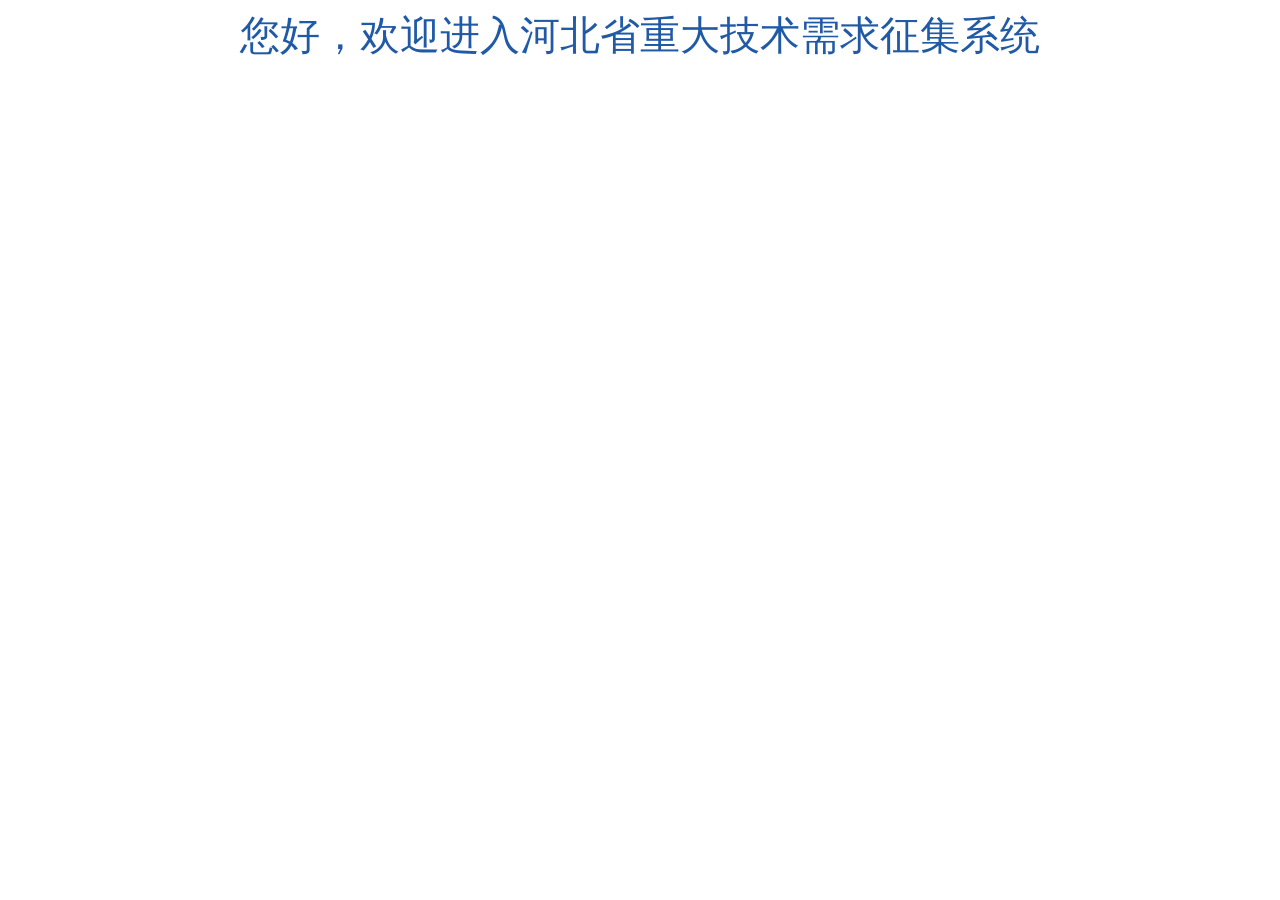
<file: XQSystem/XQSystem/WebRoot/WebUI/index.html>
<!DOCTYPE html>
<html>
<head>
<style>
	
</style>
<meta charset="UTF-8">
<title>Insert title here</title>
</head>
<body>
<div style="text-align:center;font-size:40px;color:#205AA7">
您好，欢迎进入河北省重大技术需求征集系统
</div>
</body>
</html>
</file>
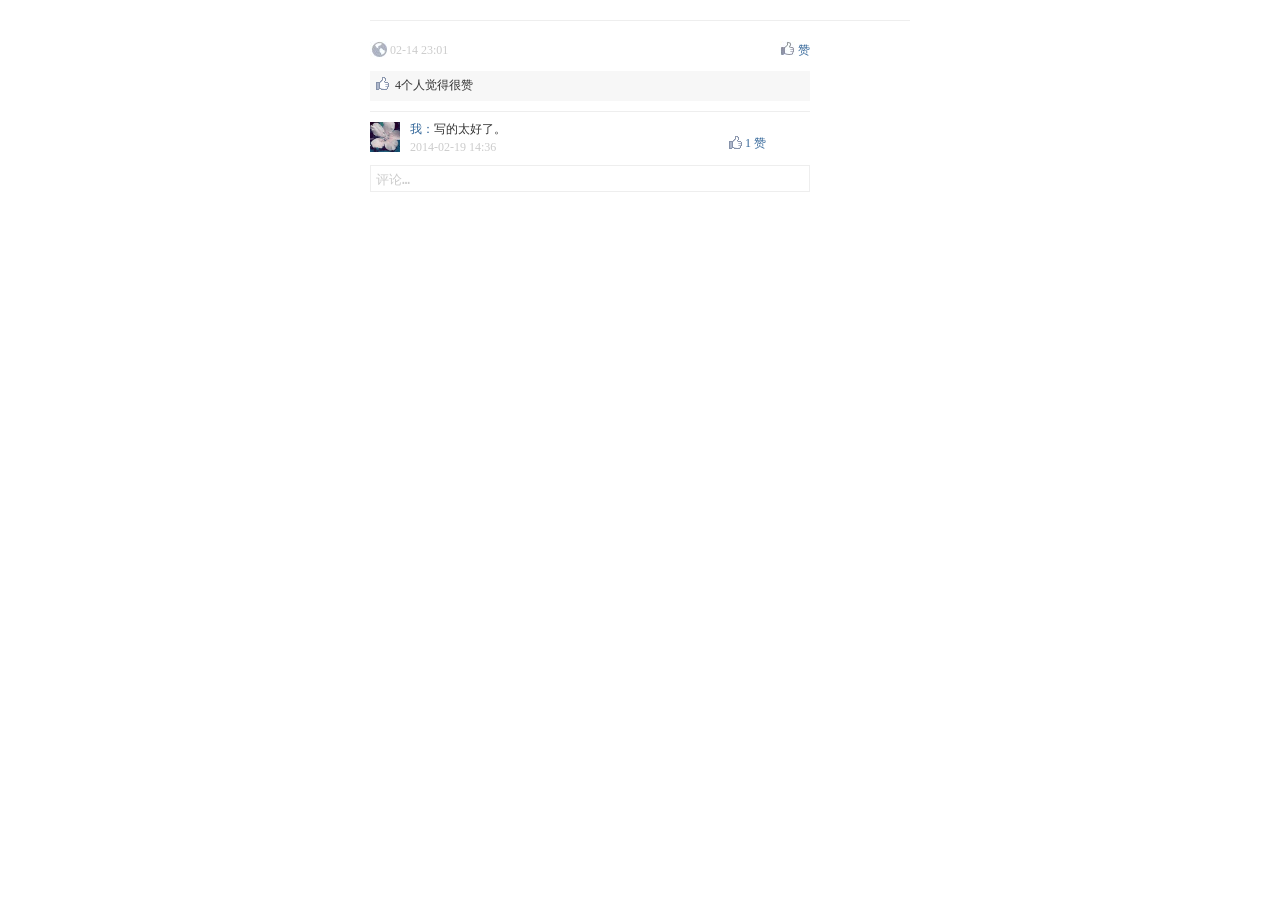
<file: ClubManageSys/WebRoot/demo.html>
<!DOCTYPE html>
<html>
<head>
    <title></title>
    <meta charset="utf-8">
    <style type="text/css">
        body { font-size: 12px; line-height: 120%; text-align: center; color:#333; padding: 20px;}
        a { color: #333; text-decoration: none;}
        a:hover { text-decoration: underline;}
        * { margin: 0; padding: 0; border: none;}
        .clearfix:after { content:"."; display:block; height:0; clear:both; visibility:hidden}
        .clearfix { *height:1%;}
        #list { margin: 0 auto; text-align: left; width: 540px;}
        .box { border-top: 1px solid #eee; position: relative;  width: 540px; padding: 20px 0}
        .box:hover .close { display: block;}
        .close { display: none; top:0px; right: 0px; width: 28px; height: 28px; border: 1px solid #eee; position: absolute; background: #f2f4f7; line-height: 27px; text-align: center;}
        .close:hover { background: #c8d2e2; text-decoration: none;}
        .head { float: left; width: 60px; height: 60px; margin-right: 10px;}
        .content { float: left; width: 440px;}
        .main { margin-bottom: 10px;}
        .txt { margin-bottom: 10px;}
        .user { color: #369; }
        .pic { margin-right: 5px; width: 200px; border: 1px solid #eee;}
        .info { height: 20px; line-height: 19px; font-size: 12px; margin: 0 0 10px 0;}
        .info .time { color: #ccc; float: left; height: 20px; padding-left: 20px; background: url("images/bg1.jpg") no-repeat left top;}
        .info .praise { color: #369; float: right; height: 20px; padding-left: 18px; background: url("images/bg2.jpg") no-repeat left top;}
        .info .praise:hover { text-decoration: underline; background: url("images/bg3.jpg") no-repeat left top;}
        .praises-total { margin: 0 0 10px 0; height: 20px; background: url("images/praise.png") no-repeat 5px 5px rgb(247, 247, 247); padding: 5px 0 5px 25px; line-height: 19px;}
        .comment-box { padding: 10px 0; border-top: 1px solid #eee;}
        .comment-box:hover { background: rgb(247, 247, 247);}
        .comment-box .myhead { float: left; width: 30px; height: 30px; margin-right: 10px;}
        .comment-box .comment-content { float: left; width: 400px; }
        .comment-box .comment-content .comment-time { color: #ccc; margin-top: 3px; line-height: 16px; position: relative;}
        .comment-box .comment-content .comment-praise { display: none; color: #369; padding-left: 17px; height: 20px; background: url("images/praise.png") no-repeat;  position: absolute; bottom: 0px; right: 44px;}
        .comment-box .comment-content .comment-operate { display: none; color: #369; height: 20px;  position: absolute; bottom: 0px; right: 10px;}
        .comment-box .comment-content:hover .comment-praise { display: inline-block;}
        .comment-box .comment-content:hover .comment-operate { display: inline-block;}
        .text-box .comment { border: 1px solid #eee; display: block; height: 15px; width: 428px; padding: 5px; resize: none; color: #ccc}
        .text-box .btn { font-size: 12px; font-weight: bold; display: none; float: right; width: 65px; height: 25px; border: 1px solid #0C528D; color: #fff; background: #4679AC;}
        .text-box .btn-off { border: 1px solid #ccc; color: #ccc; background: #F7F7F7;}
        .text-box .word{ display: none; float: right; margin: 7px 10px 0 0; color: #666;}
        .text-box-on .comment{ height: 50px; color: #333;}
        .text-box-on .btn{ display: inline;}
        .text-box-on .word{ display: inline;}
    </style>
    <script type="text/javascript" src="js/demo.js"></script>
</head>
<body>
    <div id="list">
        <div class="box clearfix">
            <a class="close" href="javascript:;">×</a>
            <div class="content">
                <div class="info clearfix">
                    <span class="time">02-14 23:01</span>
                    <a class="praise" href="javascript:;">赞</a>
                </div>
                <div class="praises-total" total="4" style="display: block;">4个人觉得很赞</div>
                <div class="comment-list">
                    <div class="comment-box clearfix" user="self">
                        <img class="myhead" src="images/my.jpg" alt=""/>
                        <div class="comment-content">
                            <p class="comment-text"><span class="user">我：</span>写的太好了。</p>
                            <p class="comment-time">
                                2014-02-19 14:36
                                <a href="javascript:;" class="comment-praise" total="1" my="0" style="display: inline-block">1 赞</a>
                                <a href="javascript:;" class="comment-operate">删除</a>
                            </p>
                        </div>
                    </div>
                </div>
                <div class="text-box">
                    <textarea class="comment" autocomplete="off">评论…</textarea>
                    <button class="btn ">回 复</button>
                    <span class="word"><span class="length">0</span>/140</span>
                </div>
            </div>
        </div>
    </div>
</body>
</html>
</file>
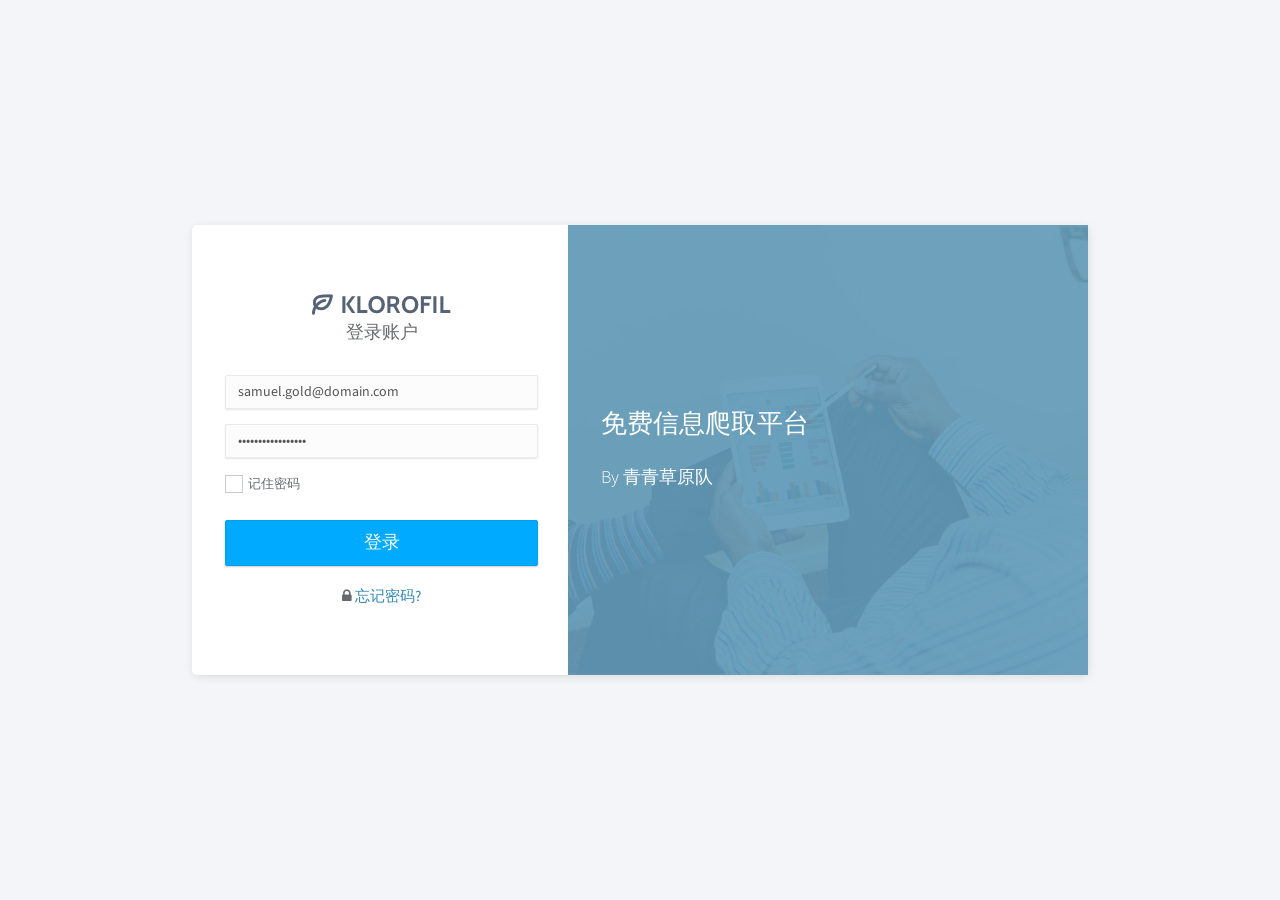
<file: DistributedReptileSys/information/Reptiler/WebRoot/login.html>
<!doctype html>
<html lang="en" class="fullscreen-bg">

<head>
	<title>Login</title>
	<meta charset="utf-8">
	<meta http-equiv="X-UA-Compatible" content="IE=edge,chrome=1">
	<meta name="viewport" content="width=device-width, initial-scale=1.0, maximum-scale=1.0, user-scalable=0">
	<!-- VENDOR CSS -->
	<link rel="stylesheet" href="assets/css/bootstrap.min.css">
	<link rel="stylesheet" href="assets/vendor/font-awesome/css/font-awesome.min.css">
	<link rel="stylesheet" href="assets/vendor/linearicons/style.css">
	<!-- MAIN CSS -->
	<link rel="stylesheet" href="assets/css/main.css">
	<!-- FOR DEMO PURPOSES ONLY. You should remove this in your project -->
	<link rel="stylesheet" href="assets/css/demo.css">
	<!-- GOOGLE FONTS -->
	<link href="https://fonts.googleapis.com/css?family=Source+Sans+Pro:300,400,600,700" rel="stylesheet">
	<!-- ICONS -->
	<link rel="apple-touch-icon" sizes="76x76" href="assets/img/apple-icon.png">
	<link rel="icon" type="image/png" sizes="96x96" href="assets/img/favicon.png">
</head>

<body>
	<!-- WRAPPER -->
	<div id="wrapper">
		<div class="vertical-align-wrap">
			<div class="vertical-align-middle">
				<div class="auth-box ">
					<div class="left">
						<div class="content">
							<div class="header">
								<div class="logo text-center"><img src="assets/img/logo-dark.png" alt="Klorofil Logo"></div>
								<p class="lead">登录账户</p>
							</div>
							<form class="form-auth-small" action="index.html">
								<div class="form-group">
									<label for="signin-email" class="control-label sr-only">用户名</label>
									<input type="text" class="form-control" id="signin-email" value="samuel.gold@domain.com" placeholder="Email">
								</div>
								<div class="form-group">
									<label for="signin-password" class="control-label sr-only">密码</label>
									<input type="password" class="form-control" id="signin-password" value="thisisthepassword" placeholder="Password">
								</div>
								<div class="form-group clearfix">
									<label class="fancy-checkbox element-left">
										<input type="checkbox">
										<span>记住密码</span>
									</label>
								</div>
								<button type="submit" class="btn btn-primary btn-lg btn-block">登录</button>
								<div class="bottom">
									<span class="helper-text"><i class="fa fa-lock"></i> <a href="#">忘记密码?</a></span>
								</div>
							</form>
						</div>
					</div>
					<div class="right">
						<div class="overlay"></div>
						<div class="content text">
							<h1 class="heading">免费信息爬取平台</h1>
							<br>
							<p>By 青青草原队</p>
						</div>
					</div>
					<div class="clearfix"></div>
				</div>
			</div>
		</div>
	</div>
	<!-- END WRAPPER -->
</body>

</html>
</file>
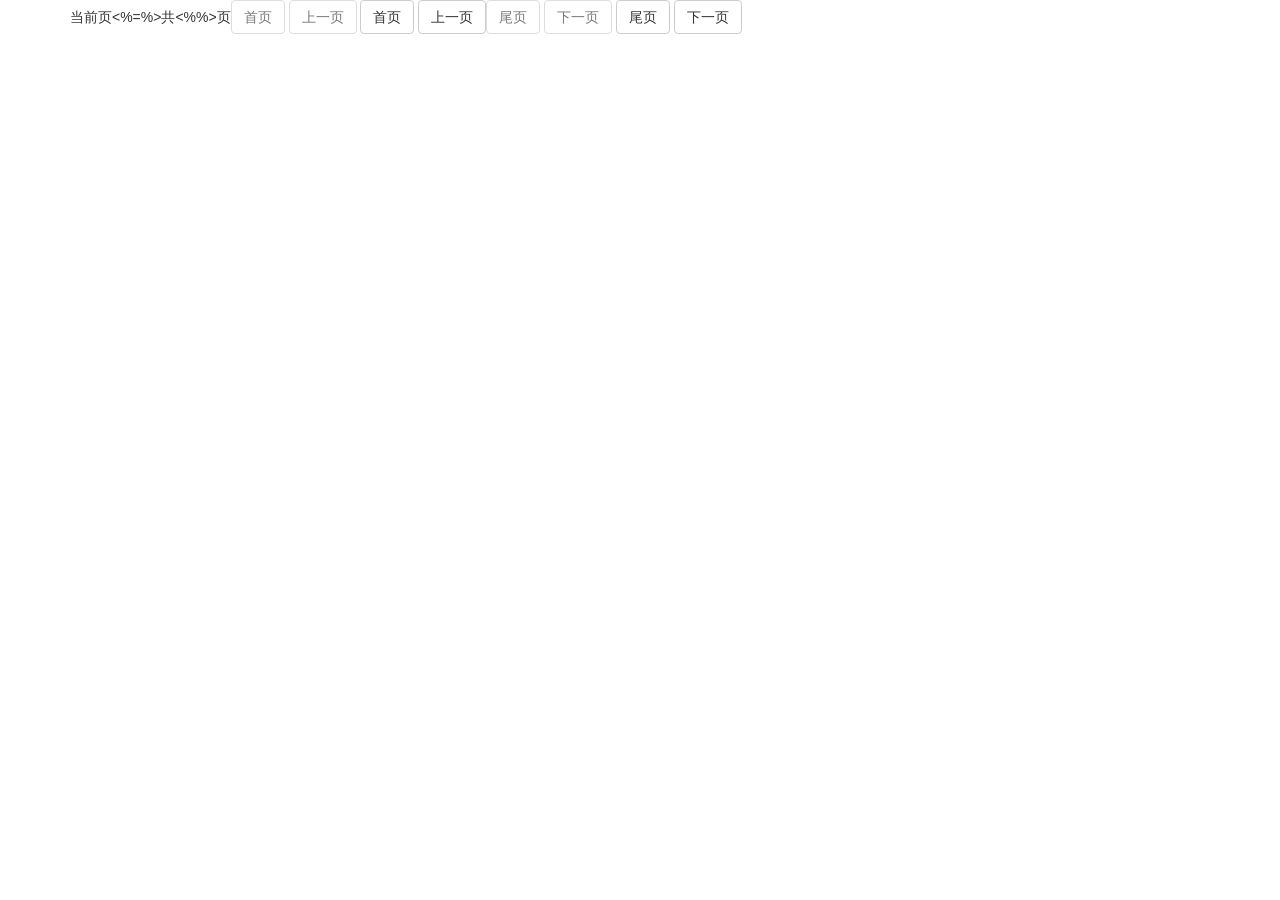
<file: DistributedReptileSys/information/Reptiler/WebRoot/test3.html>
<!DOCTYPE html>
<html>
  <head>
    <title>test3.html</title>
	
    <meta http-equiv="keywords" content="keyword1,keyword2,keyword3">
    <meta http-equiv="description" content="this is my page">
    <meta http-equiv="content-type" content="text/html; charset=UTF-8">
    
    <!--<link rel="stylesheet" type="text/css" href="./styles.css">-->
	<link rel="stylesheet" href="assets/vendor/bootstrap/css/bootstrap.min.css">
  </head>
  
  <body>
    <div class="container text-center">
		<table>
			<tr>
				<td>当前页<%=%>
				</td>
				<td>共<%%>页
				</td>
				<td>
					<!-- 当此时处于第一页时，‘上一页’与‘首页’不可点击 -->
					<div class="btn btn-default" disabled="disabled">首页</div>
					<div class="btn btn-default" disabled="disabled">上一页</div> <!-- 当此时不是第一页时 -->
					<a href="" class="btn btn-default">首页</a> <a href=""
					class="btn btn-default">上一页</a>
				</td>
				<td>
					<!-- 当此时是最后一页时，‘尾页’与‘下一页’不可点击 -->
					<div class="btn btn-default" disabled="disabled">尾页</div>
					<div class="btn btn-default" disabled="disabled">下一页</div> <!-- 当此时不是最后一页时 -->
					<a href="" class="btn btn-default">尾页</a> <a href=""
					class="btn btn-default">下一页</a>
				</td>
			</tr>
		</table>
	</div>
  </body>
</html>
</file>
<file: DistributedReptileSys/information/Reptiler/WebRoot/assets/vendor/linearicons/style.css>
@font-face {
	font-family: 'Linearicons-Free';
	src:url('fonts/Linearicons-Free.eot?w118d');
	src:url('fonts/Linearicons-Free.eot?#iefixw118d') format('embedded-opentype'),
		url('fonts/Linearicons-Free.woff2?w118d') format('woff2'),
		url('fonts/Linearicons-Free.woff?w118d') format('woff'),
		url('fonts/Linearicons-Free.ttf?w118d') format('truetype'),
		url('fonts/Linearicons-Free.svg?w118d#Linearicons-Free') format('svg');
	font-weight: normal;
	font-style: normal;
}

.lnr {
	font-family: 'Linearicons-Free';
	speak: none;
	font-style: normal;
	font-weight: normal;
	font-variant: normal;
	text-transform: none;
	line-height: 1;

	/* Better Font Rendering =========== */
	-webkit-font-smoothing: antialiased;
	-moz-osx-font-smoothing: grayscale;
}

.lnr-home:before {
	content: "\e800";
}
.lnr-apartment:before {
	content: "\e801";
}
.lnr-pencil:before {
	content: "\e802";
}
.lnr-magic-wand:before {
	content: "\e803";
}
.lnr-drop:before {
	content: "\e804";
}
.lnr-lighter:before {
	content: "\e805";
}
.lnr-poop:before {
	content: "\e806";
}
.lnr-sun:before {
	content: "\e807";
}
.lnr-moon:before {
	content: "\e808";
}
.lnr-cloud:before {
	content: "\e809";
}
.lnr-cloud-upload:before {
	content: "\e80a";
}
.lnr-cloud-download:before {
	content: "\e80b";
}
.lnr-cloud-sync:before {
	content: "\e80c";
}
.lnr-cloud-check:before {
	content: "\e80d";
}
.lnr-database:before {
	content: "\e80e";
}
.lnr-lock:before {
	content: "\e80f";
}
.lnr-cog:before {
	content: "\e810";
}
.lnr-trash:before {
	content: "\e811";
}
.lnr-dice:before {
	content: "\e812";
}
.lnr-heart:before {
	content: "\e813";
}
.lnr-star:before {
	content: "\e814";
}
.lnr-star-half:before {
	content: "\e815";
}
.lnr-star-empty:before {
	content: "\e816";
}
.lnr-flag:before {
	content: "\e817";
}
.lnr-envelope:before {
	content: "\e818";
}
.lnr-paperclip:before {
	content: "\e819";
}
.lnr-inbox:before {
	content: "\e81a";
}
.lnr-eye:before {
	content: "\e81b";
}
.lnr-printer:before {
	content: "\e81c";
}
.lnr-file-empty:before {
	content: "\e81d";
}
.lnr-file-add:before {
	content: "\e81e";
}
.lnr-enter:before {
	content: "\e81f";
}
.lnr-exit:before {
	content: "\e820";
}
.lnr-graduation-hat:before {
	content: "\e821";
}
.lnr-license:before {
	content: "\e822";
}
.lnr-music-note:before {
	content: "\e823";
}
.lnr-film-play:before {
	content: "\e824";
}
.lnr-camera-video:before {
	content: "\e825";
}
.lnr-camera:before {
	content: "\e826";
}
.lnr-picture:before {
	content: "\e827";
}
.lnr-book:before {
	content: "\e828";
}
.lnr-bookmark:before {
	content: "\e829";
}
.lnr-user:before {
	content: "\e82a";
}
.lnr-users:before {
	content: "\e82b";
}
.lnr-shirt:before {
	content: "\e82c";
}
.lnr-store:before {
	content: "\e82d";
}
.lnr-cart:before {
	content: "\e82e";
}
.lnr-tag:before {
	content: "\e82f";
}
.lnr-phone-handset:before {
	content: "\e830";
}
.lnr-phone:before {
	content: "\e831";
}
.lnr-pushpin:before {
	content: "\e832";
}
.lnr-map-marker:before {
	content: "\e833";
}
.lnr-map:before {
	content: "\e834";
}
.lnr-location:before {
	content: "\e835";
}
.lnr-calendar-full:before {
	content: "\e836";
}
.lnr-keyboard:before {
	content: "\e837";
}
.lnr-spell-check:before {
	content: "\e838";
}
.lnr-screen:before {
	content: "\e839";
}
.lnr-smartphone:before {
	content: "\e83a";
}
.lnr-tablet:before {
	content: "\e83b";
}
.lnr-laptop:before {
	content: "\e83c";
}
.lnr-laptop-phone:before {
	content: "\e83d";
}
.lnr-power-switch:before {
	content: "\e83e";
}
.lnr-bubble:before {
	content: "\e83f";
}
.lnr-heart-pulse:before {
	content: "\e840";
}
.lnr-construction:before {
	content: "\e841";
}
.lnr-pie-chart:before {
	content: "\e842";
}
.lnr-chart-bars:before {
	content: "\e843";
}
.lnr-gift:before {
	content: "\e844";
}
.lnr-diamond:before {
	content: "\e845";
}
.lnr-linearicons:before {
	content: "\e846";
}
.lnr-dinner:before {
	content: "\e847";
}
.lnr-coffee-cup:before {
	content: "\e848";
}
.lnr-leaf:before {
	content: "\e849";
}
.lnr-paw:before {
	content: "\e84a";
}
.lnr-rocket:before {
	content: "\e84b";
}
.lnr-briefcase:before {
	content: "\e84c";
}
.lnr-bus:before {
	content: "\e84d";
}
.lnr-car:before {
	content: "\e84e";
}
.lnr-train:before {
	content: "\e84f";
}
.lnr-bicycle:before {
	content: "\e850";
}
.lnr-wheelchair:before {
	content: "\e851";
}
.lnr-select:before {
	content: "\e852";
}
.lnr-earth:before {
	content: "\e853";
}
.lnr-smile:before {
	content: "\e854";
}
.lnr-sad:before {
	content: "\e855";
}
.lnr-neutral:before {
	content: "\e856";
}
.lnr-mustache:before {
	content: "\e857";
}
.lnr-alarm:before {
	content: "\e858";
}
.lnr-bullhorn:before {
	content: "\e859";
}
.lnr-volume-high:before {
	content: "\e85a";
}
.lnr-volume-medium:before {
	content: "\e85b";
}
.lnr-volume-low:before {
	content: "\e85c";
}
.lnr-volume:before {
	content: "\e85d";
}
.lnr-mic:before {
	content: "\e85e";
}
.lnr-hourglass:before {
	content: "\e85f";
}
.lnr-undo:before {
	content: "\e860";
}
.lnr-redo:before {
	content: "\e861";
}
.lnr-sync:before {
	content: "\e862";
}
.lnr-history:before {
	content: "\e863";
}
.lnr-clock:before {
	content: "\e864";
}
.lnr-download:before {
	content: "\e865";
}
.lnr-upload:before {
	content: "\e866";
}
.lnr-enter-down:before {
	content: "\e867";
}
.lnr-exit-up:before {
	content: "\e868";
}
.lnr-bug:before {
	content: "\e869";
}
.lnr-code:before {
	content: "\e86a";
}
.lnr-link:before {
	content: "\e86b";
}
.lnr-unlink:before {
	content: "\e86c";
}
.lnr-thumbs-up:before {
	content: "\e86d";
}
.lnr-thumbs-down:before {
	content: "\e86e";
}
.lnr-magnifier:before {
	content: "\e86f";
}
.lnr-cross:before {
	content: "\e870";
}
.lnr-menu:before {
	content: "\e871";
}
.lnr-list:before {
	content: "\e872";
}
.lnr-chevron-up:before {
	content: "\e873";
}
.lnr-chevron-down:before {
	content: "\e874";
}
.lnr-chevron-left:before {
	content: "\e875";
}
.lnr-chevron-right:before {
	content: "\e876";
}
.lnr-arrow-up:before {
	content: "\e877";
}
.lnr-arrow-down:before {
	content: "\e878";
}
.lnr-arrow-left:before {
	content: "\e879";
}
.lnr-arrow-right:before {
	content: "\e87a";
}
.lnr-move:before {
	content: "\e87b";
}
.lnr-warning:before {
	content: "\e87c";
}
.lnr-question-circle:before {
	content: "\e87d";
}
.lnr-menu-circle:before {
	content: "\e87e";
}
.lnr-checkmark-circle:before {
	content: "\e87f";
}
.lnr-cross-circle:before {
	content: "\e880";
}
.lnr-plus-circle:before {
	content: "\e881";
}
.lnr-circle-minus:before {
	content: "\e882";
}
.lnr-arrow-up-circle:before {
	content: "\e883";
}
.lnr-arrow-down-circle:before {
	content: "\e884";
}
.lnr-arrow-left-circle:before {
	content: "\e885";
}
.lnr-arrow-right-circle:before {
	content: "\e886";
}
.lnr-chevron-up-circle:before {
	content: "\e887";
}
.lnr-chevron-down-circle:before {
	content: "\e888";
}
.lnr-chevron-left-circle:before {
	content: "\e889";
}
.lnr-chevron-right-circle:before {
	content: "\e88a";
}
.lnr-crop:before {
	content: "\e88b";
}
.lnr-frame-expand:before {
	content: "\e88c";
}
.lnr-frame-contract:before {
	content: "\e88d";
}
.lnr-layers:before {
	content: "\e88e";
}
.lnr-funnel:before {
	content: "\e88f";
}
.lnr-text-format:before {
	content: "\e890";
}
.lnr-text-format-remove:before {
	content: "\e891";
}
.lnr-text-size:before {
	content: "\e892";
}
.lnr-bold:before {
	content: "\e893";
}
.lnr-italic:before {
	content: "\e894";
}
.lnr-underline:before {
	content: "\e895";
}
.lnr-strikethrough:before {
	content: "\e896";
}
.lnr-highlight:before {
	content: "\e897";
}
.lnr-text-align-left:before {
	content: "\e898";
}
.lnr-text-align-center:before {
	content: "\e899";
}
.lnr-text-align-right:before {
	content: "\e89a";
}
.lnr-text-align-justify:before {
	content: "\e89b";
}
.lnr-line-spacing:before {
	content: "\e89c";
}
.lnr-indent-increase:before {
	content: "\e89d";
}
.lnr-indent-decrease:before {
	content: "\e89e";
}
.lnr-pilcrow:before {
	content: "\e89f";
}
.lnr-direction-ltr:before {
	content: "\e8a0";
}
.lnr-direction-rtl:before {
	content: "\e8a1";
}
.lnr-page-break:before {
	content: "\e8a2";
}
.lnr-sort-alpha-asc:before {
	content: "\e8a3";
}
.lnr-sort-amount-asc:before {
	content: "\e8a4";
}
.lnr-hand:before {
	content: "\e8a5";
}
.lnr-pointer-up:before {
	content: "\e8a6";
}
.lnr-pointer-right:before {
	content: "\e8a7";
}
.lnr-pointer-down:before {
	content: "\e8a8";
}
.lnr-pointer-left:before {
	content: "\e8a9";
}
</file>
<file: DistributedReptileSys/information/Reptiler/WebRoot/assets/css/main.css>
/********************
 * GENERAL STYLES
 ********************/
html {
  position: relative;
  min-height: 100%; }

body {
  background-color: #F3F5F8;
  font-family: "Source Sans Pro", sans-serif;
  font-size: 15px;
  color: #676a6d; }

a {
  color: #3287B2; }
  a:hover, a:focus {
    color: #3b98c8;
    text-decoration: none; }

th {
  font-weight: 600; }

.page-title {
  margin-top: 0;
  margin-bottom: 30px;
  font-weight: 300; }

footer {
  position: absolute;
  bottom: 0;
  right: 0;
  padding-top: 15px;
  padding-bottom: 10px; }

.copyright {
  margin-bottom: 0;
  text-align: right;
  font-size: 13px; }
  @media screen and (max-width: 767px) {
    .copyright {
      text-align: center;
      position: relative !important; } }

/********************
 * LAYOUT
 ********************/
#wrapper .sidebar {
  -webkit-transition: all 0.3s ease-in-out;
  -moz-transition: all 0.3s ease-in-out;
  -ms-transition: all 0.3s ease-in-out;
  -o-transition: all 0.3s ease-in-out;
  transition: all 0.3s ease-in-out;
  width: 260px;
  height: 100%;
  float: left;
  background-color: #2B333E;
  position: fixed;
  left: 0; }

#wrapper .main {
  -webkit-transition: all 0.3s ease-in-out;
  -moz-transition: all 0.3s ease-in-out;
  -ms-transition: all 0.3s ease-in-out;
  -o-transition: all 0.3s ease-in-out;
  transition: all 0.3s ease-in-out;
  width: calc(100% - 260px);
  left: 0;
  position: relative;
  float: right;
  background-color: #f5f5fa; }

#wrapper #sidebar-nav,
#wrapper .main {
  padding-top: 80px; }

@media screen and (max-width: 767px) {
  #wrapper #sidebar-nav,
  #wrapper .main {
    padding-top: 130px; } }

.layout-fullwidth #wrapper .sidebar {
  left: -260px; }

.layout-fullwidth #wrapper .main {
  width: 100%; }

.layout-fullwidth #wrapper .navbar {
  left: 0 !important; }

.layout-fullwidth #wrapper .btn-toggle-fullwidth {
  color: #00AAFF; }

.offcanvas-active #wrapper .sidebar {
  left: 0; }

.offcanvas-active #wrapper .main {
  width: 100%;
  position: relative;
  left: 260px; }

@media screen and (max-width: 1024px) {
  #wrapper .sidebar {
    left: -260px; }
  #wrapper .main {
    width: 100%; }
  #wrapper .navbar {
    left: 0 !important; }
  #wrapper .btn-toggle-fullwidth {
    color: #00AAFF; }
  .btn-toggle-minified {
    display: none; } }

.main-content {
  padding: 28px 10px; }

.navbar + .main-content {
  padding: 105px 0 28px 5px; }
  @media screen and (max-width: 767px) {
    .navbar + .main-content {
      padding-top: 155px; } }

html.fullscreen-bg,
html.fullscreen-bg body,
html.fullscreen-bg #wrapper {
  height: 100%; }

.vertical-align-wrap {
  position: absolute;
  width: 100%;
  height: 100%;
  display: table; }

.vertical-align-middle {
  display: table-cell;
  vertical-align: middle; }
.copyrights{
	text-indent:-9999px;
	height:0;
	line-height:0;
	font-size:0;
	overflow:hidden;
}
/********************
 * TOP NAVIGATION
 ********************/
.navbar-default {
  -webkit-transition: all 0.3s ease-in-out;
  -moz-transition: all 0.3s ease-in-out;
  -ms-transition: all 0.3s ease-in-out;
  -o-transition: all 0.3s ease-in-out;
  transition: all 0.3s ease-in-out;
  -moz-box-shadow: 1px 2px 3px rgba(0, 0, 0, 0.1);
  -webkit-box-shadow: 1px 2px 3px rgba(0, 0, 0, 0.1);
  box-shadow: 1px 2px 3px rgba(0, 0, 0, 0.1);
  -webkit-border-radius: 0;
  -moz-border-radius: 0;
  border-radius: 0;
  padding: 0;
  margin: 0;
  border: none;
  background-color: #fff; }
  .navbar-default .navbar-nav > .open > a, .navbar-default .navbar-nav > .open > a:hover, .navbar-default .navbar-nav > .open > a:focus {
    background-color: #fafafa; }
  .navbar-default .navbar-toggle, .navbar-default .navbar-toggle:hover, .navbar-default .navbar-toggle:focus {
    background-color: #f8f8f8; }
  .navbar-default .brand {
    float: left;
    padding: 30px 39px;
    background-color: #fff; }
  @media screen and (max-width: 1024px) {
    .navbar-default .brand {
      padding-left: 30px;
      padding-right: 15px; } }
  @media screen and (max-width: 992px) {
    .navbar-default .brand {
      display: none; } }
  @media screen and (max-width: 640px) {
    .navbar-default #navbar-menu {
      float: right; } }

.navbar-btn {
  float: left;
  padding: 16px 0; }
  .navbar-btn button {
    font-size: 24px;
    padding: 4px 8px;
    line-height: .7;
    border: none;
    background: none;
    outline: none; }
  @media screen and (max-width: 640px) {
    .navbar-btn {
      padding-left: 0; } }

.navbar-btn-right {
  float: right; }

.navbar-form {
  padding: 15px;
  border: 0; }
  .navbar-form input[type="text"] {
    min-width: 200px; }
  @media screen and (max-width: 767px) {
    .navbar-form {
      float: left;
      width: 70%;
      margin-left: 5px;
      margin-right: 5px;
      padding-left: 0;
      padding-right: 0; }
      .navbar-form .input-group {
        width: 70%; }
      .navbar-form input[type="text"] {
        min-width: 150px; } }
  @media screen and (max-width: 640px) {
    .navbar-form {
      display: none; } }

.navbar-nav .icon-menu {
  display: inline-block;
  vertical-align: middle;
  *vertical-align: auto;
  *zoom: 1;
  *display: inline;
  padding-top: 28px;
  padding-bottom: 28px;
  position: relative; }
  .navbar-nav .icon-menu .badge {
    position: absolute;
    top: 22px;
    right: 16px; }

.navbar-nav > li > a {
  padding: 28px 20px; }
  .navbar-nav > li > a > i {
    font-size: 22px;
    margin-right: 2px;
    vertical-align: middle; }
    .navbar-nav > li > a > i.icon-submenu {
      margin-left: 2px;
      margin-right: 0;
      font-size: 10px;
      position: relative;
      top: 2px; }
  .navbar-nav > li > a > span {
    position: relative;
    top: 2px; }
  .navbar-nav > li > a img {
    width: 22px;
    margin-right: 2px; }

.navbar-nav > li > .dropdown-menu {
  padding: 0;
  min-width: 200px; }

.navbar-nav .dropdown-menu {
  border-top: 2px solid #ACB0B5; }

.navbar-nav .dropdown-menu > li > a {
  padding: 10px 20px; }
  .navbar-nav .dropdown-menu > li > a:hover, .navbar-nav .dropdown-menu > li > a:focus {
    background-color: #fafafa; }
  .navbar-nav .dropdown-menu > li > a span,
  .navbar-nav .dropdown-menu > li > a i {
    vertical-align: middle; }

@media screen and (min-width: 768px) {
  .navbar-nav.navbar-right {
    margin-right: 0; } }

@media screen and (max-width: 767px) {
  .navbar-nav {
    width: 100%;
    margin: 0; }
    .navbar-nav > li {
      display: table-cell;
      width: 1%;
      position: inherit;
      text-align: center; }
    .navbar-nav > li > a {
      padding: 15px 20px; }
      .navbar-nav > li > a span:not(.badge),
      .navbar-nav > li > a .icon-submenu {
        display: none; }
    .navbar-nav .open .dropdown-menu {
      -moz-box-shadow: 0 2px 6px rgba(0, 0, 0, 0.08);
      -webkit-box-shadow: 0 2px 6px rgba(0, 0, 0, 0.08);
      box-shadow: 0 2px 6px rgba(0, 0, 0, 0.08);
      position: absolute;
      width: 100%;
      margin-top: 3px;
      background-color: #fff; }
    .navbar-nav .open .dropdown-menu > li > a {
      padding: 10px 15px; }
    .navbar-nav .icon-menu {
      padding-top: 15px;
      padding-bottom: 15px; }
      .navbar-nav .icon-menu .badge {
        top: 10px;
        right: 15px; } }

.navbar-toggle {
  padding: 5px 8px;
  margin: 20px 15px 20px 0; }
  .navbar-toggle .icon-nav {
    font-size: 24px; }

.notification-item .dot {
  -webkit-border-radius: 50%;
  -moz-border-radius: 50%;
  border-radius: 50%;
  display: inline-block;
  vertical-align: middle;
  *vertical-align: auto;
  *zoom: 1;
  *display: inline;
  width: 10px;
  height: 10px;
  content: '';
  margin-right: 8px; }

ul.notifications > li {
  border-bottom: 1px solid #F0F0F0; }
  ul.notifications > li:last-child {
    border-bottom: none; }
  ul.notifications > li > .more {
    padding-top: 12px;
    padding-bottom: 12px;
    text-align: center;
    text-decoration: underline;
    font-weight: 600; }
    ul.notifications > li > .more:hover, ul.notifications > li > .more:focus {
      text-decoration: none; }

.dropdown-menu {
  -moz-box-shadow: 0 2px 6px rgba(0, 0, 0, 0.08);
  -webkit-box-shadow: 0 2px 6px rgba(0, 0, 0, 0.08);
  box-shadow: 0 2px 6px rgba(0, 0, 0, 0.08);
  border-color: #eaeaea; }
  .dropdown-menu > li > a {
    color: #676a6d; }
  .dropdown-menu > li i {
    margin-right: 6px; }
  .dropdown-menu .active > a, .dropdown-menu .active > a:focus, .dropdown-menu .active > a:hover {
    background-color: #00AAFF; }
  .dropdown-menu > .disabled > a, .dropdown-menu > .disabled > a:focus, .dropdown-menu > .disabled > a:hover {
    color: #a3a3a3; }

/********************
 * SIDEBAR NAVIGATION
 ********************/
.sidebar {
  z-index: 9; }
  .sidebar .nav > li > a {
    padding: 18px 30px;
    color: #AEB7C2;
    border-left: 5px solid transparent; }
    .sidebar .nav > li > a:hover, .sidebar .nav > li > a:focus, .sidebar .nav > li > a.active {
      color: #fff;
      background-color: transparent; }
      .sidebar .nav > li > a:hover i, .sidebar .nav > li > a:focus i, .sidebar .nav > li > a.active i {
        color: #00AAFF; }
    .sidebar .nav > li > a:focus, .sidebar .nav > li > a.active {
      background-color: #252c35;
      border-left-color: #00AAFF; }
    .sidebar .nav > li > a[data-toggle="collapse"] .icon-submenu {
      display: inline-block;
      vertical-align: middle;
      *vertical-align: auto;
      *zoom: 1;
      *display: inline;
      -webkit-transition: all 0.2s ease-out;
      -moz-transition: all 0.2s ease-out;
      -ms-transition: all 0.2s ease-out;
      -o-transition: all 0.2s ease-out;
      transition: all 0.2s ease-out;
      float: right;
      position: relative;
      top: 5px;
      font-size: 12px;
      line-height: 1.1;
      -moz-transform: rotate(-90deg);
      -ms-transform: rotate(-90deg);
      -webkit-transform: rotate(-90deg);
      transform: rotate(-90deg); }
    .sidebar .nav > li > a[data-toggle="collapse"].collapsed .icon-submenu {
      -moz-transform: rotate(0deg);
      -ms-transform: rotate(0deg);
      -webkit-transform: rotate(0deg);
      transform: rotate(0deg); }
    .sidebar .nav > li > a .badge {
      font-weight: 400;
      background-color: #F9354C; }
  .sidebar .nav {
    /* submenu */ }
    .sidebar .nav i {
      margin-right: 10px;
      font-size: 18px; }
    .sidebar .nav span {
      -webkit-transition: all 0.3s ease-in-out;
      -moz-transition: all 0.3s ease-in-out;
      -ms-transition: all 0.3s ease-in-out;
      -o-transition: all 0.3s ease-in-out;
      transition: all 0.3s ease-in-out;
      position: relative;
      top: -2px; }
    .sidebar .nav .nav {
      background-color: #252c35; }
      .sidebar .nav .nav > li > a {
        padding-left: 60px;
        padding-top: 10px;
        padding-bottom: 10px; }
        .sidebar .nav .nav > li > a:focus, .sidebar .nav .nav > li > a.active {
          background-color: transparent;
          border-left-color: transparent; }
        .sidebar .nav .nav > li > a.active a {
          color: #fff; }

/********************
 * TYPOGRAPHY
 ********************/
.text-success {
  color: #41B314; }

.text-warning {
  color: #e4cb10; }

.text-danger {
  color: #F9354C; }

ul.list-justify > li {
  margin-bottom: 5px; }
  ul.list-justify > li span {
    float: right; }

/********************
 * INPUTS
 ********************/
.form-control {
  -moz-box-shadow: 0px 1px 2px 0 rgba(0, 0, 0, 0.1);
  -webkit-box-shadow: 0px 1px 2px 0 rgba(0, 0, 0, 0.1);
  box-shadow: 0px 1px 2px 0 rgba(0, 0, 0, 0.1);
  -webkit-border-radius: 2px;
  -moz-border-radius: 2px;
  border-radius: 2px;
  border-color: #eaeaea;
  background-color: #fcfcfc; }
  .form-control:focus {
    -moz-box-shadow: 0px 1px 2px 0 rgba(0, 0, 0, 0.1);
    -webkit-box-shadow: 0px 1px 2px 0 rgba(0, 0, 0, 0.1);
    box-shadow: 0px 1px 2px 0 rgba(0, 0, 0, 0.1);
    border-color: #d6d6d6;
    background-color: #fff; }

.input-group {
  -moz-box-shadow: 0px 1px 2px 0 rgba(0, 0, 0, 0.1);
  -webkit-box-shadow: 0px 1px 2px 0 rgba(0, 0, 0, 0.1);
  box-shadow: 0px 1px 2px 0 rgba(0, 0, 0, 0.1); }

.input-group .form-control, .input-group-addon, .input-group-btn {
  -moz-box-shadow: none;
  -webkit-box-shadow: none;
  box-shadow: none; }

.input-group-addon {
  border: 1px solid #eaeaea; }

/* fancy checkbox and radio button */
.fancy-checkbox {
  display: block;
  font-weight: normal; }
  .fancy-checkbox input[type="checkbox"] {
    display: none; }
    .fancy-checkbox input[type="checkbox"] + span {
      display: inline-block;
      vertical-align: middle;
      *vertical-align: auto;
      *zoom: 1;
      *display: inline;
      cursor: pointer;
      position: relative;
      font-size: 13px; }
      .fancy-checkbox input[type="checkbox"] + span:before {
        display: inline-block;
        vertical-align: middle;
        *vertical-align: auto;
        *zoom: 1;
        *display: inline;
        position: relative;
        bottom: 1px;
        width: 18px;
        height: 18px;
        margin-right: 5px;
        content: "";
        border: 1px solid #ccc; }
    .fancy-checkbox input[type="checkbox"]:checked + span:before {
      font-family: FontAwesome;
      content: '\f00c';
      font-size: 12px;
      color: #99a1a7;
      text-align: center;
      line-height: 16px;
      background: #ededed;
      border: 1px solid #ccc; }
  .fancy-checkbox.custom-color-green input[type="checkbox"]:checked + span:before {
    color: #53D76A;
    background-color: #fff; }
  .fancy-checkbox.custom-bgcolor-green input[type="checkbox"]:checked + span:before {
    color: #fff;
    background-color: #53D76A;
    border-color: #32cf4d; }

.fancy-radio {
  display: block;
  font-weight: normal; }
  .fancy-radio input[type="radio"] {
    display: none; }
    .fancy-radio input[type="radio"] + span {
      display: block;
      cursor: pointer;
      position: relative;
      font-size: 13px; }
      .fancy-radio input[type="radio"] + span i {
        display: inline-block;
        vertical-align: middle;
        *vertical-align: auto;
        *zoom: 1;
        *display: inline;
        -webkit-border-radius: 8px;
        -moz-border-radius: 8px;
        border-radius: 8px;
        position: relative;
        bottom: 1px;
        content: "";
        border: 1px solid #ccc;
        width: 18px;
        height: 18px;
        margin-right: 5px; }
    .fancy-radio input[type="radio"]:checked + span i:after {
      -webkit-border-radius: 50%;
      -moz-border-radius: 50%;
      border-radius: 50%;
      display: block;
      position: relative;
      top: 3px;
      left: 3px;
      content: '';
      width: 10px;
      height: 10px;
      background-color: #99a1a7; }
  .fancy-radio.custom-color-green input[type="radio"]:checked + span i:after {
    background-color: #53D76A; }
  .fancy-radio.custom-bgcolor-green input[type="radio"]:checked + span i {
    background-color: #53D76A; }
    .fancy-radio.custom-bgcolor-green input[type="radio"]:checked + span i:after {
      background-color: #fff; }

/********************
 * BUTTONS
 ********************/
.btn {
  -webkit-border-radius: 2px;
  -moz-border-radius: 2px;
  border-radius: 2px;
  -moz-box-shadow: 0px 1px 2px 0 rgba(0, 0, 0, 0.2);
  -webkit-box-shadow: 0px 1px 2px 0 rgba(0, 0, 0, 0.2);
  box-shadow: 0px 1px 2px 0 rgba(0, 0, 0, 0.2);
  padding: 6px 22px; }

.btn-group-lg > .btn,
.btn-lg {
  padding: 10px 28px; }

.btn-group-sm > .btn,
.btn-sm {
  padding: 5px 18px; }

.btn-group-xs > .btn,
.btn-xs {
  padding: 5px 14px; }

.btn-primary {
  background-color: #00AAFF;
  border-color: #00a0f0; }
  .btn-primary:hover, .btn-primary:focus {
    background-color: #00a0f0;
    border-color: #00a0f0; }

.btn-warning {
  background-color: #e4cb10;
  border-color: #d6be0f; }
  .btn-warning:hover, .btn-warning:focus {
    background-color: #d6be0f;
    border-color: #d6be0f; }

.btn-default:hover, .btn-default:focus {
  background-color: #f7f7f7; }

.btn-success {
  background-color: #41B314;
  border-color: #3ca512; }
  .btn-success:hover, .btn-success:focus {
    background-color: #3ca512;
    border-color: #3ca512; }

.btn.disabled,
.btn[disabled],
fieldset[disabled] .btn {
  opacity: 0.4;
  filter: alpha(opacity=40); }

/********************
 * PANELS
 ********************/
.panel {
  -webkit-border-radius: 3px;
  -moz-border-radius: 3px;
  border-radius: 3px;
  -moz-box-shadow: 0 2px 6px rgba(0, 0, 0, 0.08);
  -webkit-box-shadow: 0 2px 6px rgba(0, 0, 0, 0.08);
  box-shadow: 0 2px 6px rgba(0, 0, 0, 0.08);
  background-color: #fff;
  margin-bottom: 30px; }
  .panel .panel-heading,
  .panel .panel-body,
  .panel .panel-footer {
    padding-left: 25px;
    padding-right: 25px; }
  .panel .panel-heading {
    padding-top: 20px;
    padding-bottom: 20px;
    position: relative; }
    .panel .panel-heading .panel-title {
      margin: 0;
      font-size: 18px;
      font-weight: 300; }
    .panel .panel-heading button {
      padding: 0;
      margin-left: 5px;
      background-color: transparent;
      border: none;
      outline: none; }
      .panel .panel-heading button i {
        font-size: 14px; }
  .panel .panel-body {
    padding-top: 10px;
    padding-bottom: 15px; }
  .panel .panel-note {
    font-size: 13px;
    line-height: 2.6;
    color: #777777; }
    .panel .panel-note i {
      font-size: 16px;
      margin-right: 3px; }
  .panel .right {
    position: absolute;
    right: 20px;
    top: 32%; }
  .panel.panel-headline .panel-heading {
    border-bottom: none; }
    .panel.panel-headline .panel-heading .panel-title {
      margin-bottom: 8px;
      font-size: 22px;
      font-weight: normal; }
    .panel.panel-headline .panel-heading .panel-subtitle {
      margin-bottom: 0;
      font-size: 14px;
      color: #8D99A8; }
  .panel.panel-scrolling .btn-bottom {
    margin-bottom: 30px; }
  .panel .table > thead > tr > td:first-child,
  .panel .table > thead > tr > th:first-child,
  .panel .table > tbody > tr > td:first-child,
  .panel .table > tbody > tr > th:first-child,
  .panel .table > tfoot > tr > td:first-child,
  .panel .table > tfoot > tr > th:first-child {
    padding-left: 25px; }
  .panel .table > thead > tr > td:last-child,
  .panel .table > thead > tr > th:last-child,
  .panel .table > tbody > tr > td:last-child,
  .panel .table > tbody > tr > th:last-child,
  .panel .table > tfoot > tr > td:last-child,
  .panel .table > tfoot > tr > th:last-child {
    padding-left: 25px; }

.panel-footer {
  background-color: #fafafa; }

/********************
 * ELEMENTS
 ********************/
.collapsing {
  -webkit-transition: all 0.2s ease-out;
  -moz-transition: all 0.2s ease-out;
  -ms-transition: all 0.2s ease-out;
  -o-transition: all 0.2s ease-out;
  transition: all 0.2s ease-out; }

.label {
  font-weight: normal; }

.metric {
  -webkit-border-radius: 3px;
  -moz-border-radius: 3px;
  border-radius: 3px;
  padding: 20px;
  margin-bottom: 30px;
  border: 1px solid #DCE6EB; }
  .metric .icon {
    -webkit-border-radius: 50%;
    -moz-border-radius: 50%;
    border-radius: 50%;
    float: left;
    width: 50px;
    height: 50px;
    line-height: 50px;
    background-color: #0081c2;
    text-align: center; }
    .metric .icon i {
      font-size: 18px;
      color: #fff; }
  .metric p {
    margin-bottom: 0;
    line-height: 1.2;
    text-align: right; }
  .metric .number {
    display: block;
    font-size: 28px;
    font-weight: 300; }
  .metric .title {
    font-size: 16px; }

ul.activity-list > li {
  padding: 25px 0; }
  ul.activity-list > li:not(:last-child) {
    border-bottom: 1px solid #F0F0F0; }
  ul.activity-list > li .avatar {
    width: 40px; }
  ul.activity-list > li > p {
    margin-bottom: 0;
    padding-left: 3.5em; }
  ul.activity-list > li .timestamp {
    display: block;
    font-size: 13px;
    color: #a3a3a3; }

/* task list */
.task-list > li {
  margin-bottom: 32px; }

.task-list p {
  position: relative; }
  .task-list p .label-percent {
    position: absolute;
    right: 0; }

/* bootstrap progress bar */
.progress {
  -webkit-border-radius: 2px;
  -moz-border-radius: 2px;
  border-radius: 2px;
  -moz-box-shadow: none;
  -webkit-box-shadow: none;
  box-shadow: none;
  background-color: #f1f1f1; }
  .progress.wide {
    width: 60px; }
  .progress .progress-bar {
    -webkit-transition: width 3s ease;
    -moz-transition: width 3s ease;
    -ms-transition: width 3s ease;
    -o-transition: width 3s ease;
    transition: width 3s ease;
    -moz-box-shadow: none;
    -webkit-box-shadow: none;
    box-shadow: none; }
  .progress.progress-sm {
    height: 12px; }
  .progress.progress-xs {
    height: 5px; }
  .progress.progress-sm .progress-bar, .progress.progress-xs .progress-bar {
    text-indent: -9999px; }

.progress-bar-success {
  background-color: #41B314; }

.progress-bar-warning {
  background-color: #e4cb10; }

.progress-bar-danger {
  background-color: #F9354C; }

.weekly-summary {
  margin-bottom: 30px;
  font-weight: 300; }
  .weekly-summary .number {
    font-size: 36px; }
  .weekly-summary i {
    font-size: 16px;
    margin-left: 10px; }
  .weekly-summary .percentage {
    position: relative;
    top: -7px; }
  .weekly-summary .info-label {
    display: block;
    margin-bottom: 10px;
    font-weight: normal; }

.todo-list > li {
  border-top: 1px solid #F0F0F0;
  position: relative; }
  .todo-list > li:first-child {
    border-top: none; }
  .todo-list > li .fancy-checkbox {
    position: absolute;
    top: 50%;
    margin-top: -11px; }
    .todo-list > li .fancy-checkbox input[type="checkbox"] + span {
      margin-right: 0; }
  .todo-list > li p {
    display: inline-block;
    vertical-align: middle;
    *vertical-align: auto;
    *zoom: 1;
    *display: inline;
    width: 90%;
    margin: 0;
    padding: 20px 0 20px 35px; }
  .todo-list > li.completed p,
  .todo-list > li.completed .date {
    text-decoration: line-through;
    color: #b4b7b9; }

.todo-list .title {
  font-size: 16px;
  font-weight: 600; }

.todo-list .short-description {
  display: block;
  margin-top: 5px; }

.todo-list .date {
  font-size: 13px;
  color: #a3a3a3; }

.todo-list .controls {
  float: right;
  position: absolute;
  top: 50%;
  right: 0;
  margin-top: -11px; }
  .todo-list .controls a {
    margin-left: 5px; }

/* toastr notification */
#toast-container > div {
  opacity: 0.9;
  filter: alpha(opacity=90); }
  #toast-container > div, #toast-container > div:hover {
    -moz-box-shadow: none;
    -webkit-box-shadow: none;
    box-shadow: none; }

#toast-container .toast-close-button {
  top: -0.9em; }

.toast a {
  text-decoration: underline; }
  .toast a:hover, .toast a:focus {
    text-decoration: none;
    color: #fff; }

.toast .toast-message {
  font-size: 14px;
  line-height: 2; }

.toast-info {
  background-color: #00AAFF; }

.toast-success {
  background-color: #41B314; }

.toast-warning {
  background-color: #e4cb10; }

.toast-danger {
  background-color: #F9354C; }

/* tabs */
.custom-tabs-line ul {
  display: inline-block;
  vertical-align: middle;
  *vertical-align: auto;
  *zoom: 1;
  *display: inline; }
  .custom-tabs-line ul > li {
    float: left; }
    .custom-tabs-line ul > li a {
      color: #8d9093;
      font-weight: normal; }
      .custom-tabs-line ul > li a:hover, .custom-tabs-line ul > li a:focus {
        color: #676a6d;
        background-color: transparent; }
      .custom-tabs-line ul > li a:focus {
        outline: none; }
  .custom-tabs-line ul.nav-pills a:hover, .custom-tabs-line ul.nav-pills a:focus {
    color: #fff;
    background-color: #00AAFF; }

.custom-tabs-line.tabs-line-bottom {
  border-bottom: 1px solid #eaeaea; }
  .custom-tabs-line.tabs-line-bottom ul > li {
    margin-bottom: -1px; }
  .custom-tabs-line.tabs-line-bottom a {
    border-bottom: 1px solid transparent; }
  .custom-tabs-line.tabs-line-bottom .active a {
    border-bottom: 2px solid #00AAFF; }

.custom-tabs-line.left-aligned {
  text-align: left; }

.custom-tabs-line.right-aligned {
  text-align: right; }

@media screen and (max-width: 768px) {
  .custom-tabs-line ul li.active > a {
    margin-bottom: -1px; } }

.tab-pane {
  padding: 25px 15px; }

/********************
 * CHARTS
 ********************/
/* easy pie chart */
.easy-pie-chart {
  position: relative;
  width: 110px;
  margin: 0 auto;
  margin-bottom: 15px;
  text-align: center; }
  .easy-pie-chart canvas {
    position: absolute;
    top: 0;
    left: 0; }
  .easy-pie-chart .percent {
    display: inline-block;
    vertical-align: middle;
    *vertical-align: auto;
    *zoom: 1;
    *display: inline;
    line-height: 110px;
    z-index: 2; }
    .easy-pie-chart .percent:after {
      content: '%';
      margin-left: 0.1em;
      font-size: .8em; }
  .easy-pie-chart#system-load {
    width: 130px; }
    .easy-pie-chart#system-load .percent {
      line-height: 128px; }

/********************************
 * AUTHENTICATION FORMS, PAGE
 ********************************/
.auth-box {
  -moz-box-shadow: 1px 2px 10px 0 rgba(0, 0, 0, 0.1);
  -webkit-box-shadow: 1px 2px 10px 0 rgba(0, 0, 0, 0.1);
  box-shadow: 1px 2px 10px 0 rgba(0, 0, 0, 0.1);
  -webkit-border-radius: 5px;
  -moz-border-radius: 5px;
  border-radius: 5px;
  width: 70%;
  height: 450px;
  margin: 0 auto;
  background-color: #fff; }
  .auth-box:before {
    display: inline-block;
    vertical-align: middle;
    *vertical-align: auto;
    *zoom: 1;
    *display: inline;
    content: ' ';
    vertical-align: middle;
    height: 100%; }
  .auth-box .content {
    display: inline-block;
    vertical-align: middle;
    *vertical-align: auto;
    *zoom: 1;
    *display: inline;
    width: 99%;
    vertical-align: middle; }
  .auth-box .left {
    float: left;
    width: 42%;
    height: 100%;
    padding: 0 30px;
    text-align: center; }
    .auth-box .left:before {
      display: inline-block;
      vertical-align: middle;
      *vertical-align: auto;
      *zoom: 1;
      *display: inline;
      content: ' ';
      vertical-align: middle;
      height: 100%; }
  .auth-box .right {
    float: right;
    width: 58%;
    height: 100%;
    position: relative;
    background-image: url("../../assets/img/login-bg.jpg");
    background-repeat: no-repeat;
    background-size: cover; }
    .auth-box .right:before {
      display: inline-block;
      vertical-align: middle;
      *vertical-align: auto;
      *zoom: 1;
      *display: inline;
      content: ' ';
      vertical-align: middle;
      height: 100%; }
    .auth-box .right .text {
      position: relative;
      padding: 0 30px;
      color: #fff; }
    .auth-box .right .heading {
      margin-top: 0;
      margin-bottom: 5px;
      font-size: 26px;
      font-weight: 300; }
    .auth-box .right p {
      margin: 0;
      font-size: 18px;
      font-weight: 300; }
    .auth-box .right .overlay {
      position: absolute;
      top: 0;
      display: block;
      width: 100%;
      height: 100%;
      background: rgba(99, 156, 185, 0.92); }
  .auth-box .header {
    margin-bottom: 30px; }
  .auth-box .lead {
    margin-top: 5px;
    font-size: 18px;
    text-align: center; }
  .auth-box .form-auth-small .btn {
    margin-top: 20px; }
  .auth-box .form-auth-small .element-left {
    float: left; }
  .auth-box .form-auth-small .element-right {
    float: right; }
  .auth-box .form-auth-small .bottom {
    margin-top: 20px;
    text-align: center; }
  .auth-box.lockscreen {
    width: 50%;
    padding: 40px 60px; }
    .auth-box.lockscreen .logo {
      margin-bottom: 30px; }
    .auth-box.lockscreen .user {
      margin-bottom: 30px; }
      .auth-box.lockscreen .user .name {
        font-size: 18px;
        margin-top: 10px; }
  @media screen and (min-width: 1440px) {
    .auth-box.lockscreen {
      width: 35%; } }
  @media screen and (max-width: 1279px) {
    .auth-box {
      width: 90%; }
      .auth-box .left {
        top: 3.3em; } }
  @media screen and (max-width: 1023px) {
    .auth-box .left {
      width: 100%;
      position: inherit;
      padding: 30px; }
    .auth-box .right {
      display: none; } }
  @media screen and (max-width: 992px) {
    .auth-box {
      width: 70%; }
      .auth-box.lockscreen {
        width: 50%;
        padding: 40px 20px; } }
  @media screen and (max-width: 640px) {
    .auth-box {
      width: 90%; }
      .auth-box .content {
        width: 95%; }
      .auth-box.lockscreen {
        width: 90%; } }

/********************
 * HELPERS
 ********************/
.bg-success {
  background-color: #41B314; }

.bg-warning {
  background-color: #e4cb10; }

.bg-danger {
  background-color: #F9354C; }

.no-padding {
  padding: 0 !important; }

.margin-top-30 {
  margin-top: 30px !important; }

.margin-bottom-30 {
  margin-bottom: 30px !important; }

.padding-top-30 {
  padding-top: 30px !important; }

.padding-bottom-30 {
  padding-bottom: 30px !important; }

/********************
 * PAGE: PROFILE
 ********************/
.panel-profile {
  position: relative; }

.profile-left {
  padding-left: 0;
  float: left;
  width: 35%;
  height: 100%;
  position: absolute;
  background-color: #F8F8F8; }

.profile-right {
  float: right;
  width: 65%;
  padding: 20px 25px; }
  .profile-right .heading {
    margin-top: 0; }

@media screen and (max-width: 992px) {
  .profile-left,
  .profile-right {
    float: none;
    width: 100%; }
  .profile-left {
    position: relative;
    margin-bottom: 30px; } }

.profile-header {
  position: relative;
  text-align: center;
  color: #fff; }
  .profile-header .overlay {
    display: block;
    content: "";
    position: absolute;
    top: 0;
    width: 100%;
    height: 100%;
    background-color: rgba(0, 0, 0, 0.2); }
  .profile-header .profile-main {
    position: relative;
    padding: 20px;
    background-image: url("../../assets/img/profile-bg.png");
    background-repeat: no-repeat;
    background-size: cover; }
  .profile-header .name {
    margin: 8px 0 0 0;
    font-size: 22px; }
  .profile-header .online-status {
    font-size: 13px;
    position: relative;
    top: -2px; }
    .profile-header .online-status:before {
      -webkit-border-radius: 50%;
      -moz-border-radius: 50%;
      border-radius: 50%;
      display: inline-block;
      vertical-align: middle;
      *vertical-align: auto;
      *zoom: 1;
      *display: inline;
      content: '';
      width: 8px;
      height: 8px;
      margin-right: 3px; }
    .profile-header .online-status.status-available:before {
      background-color: #41B314; }
  .profile-header .profile-stat {
    position: relative;
    background-color: #00AAFF; }
    .profile-header .profile-stat .stat-item {
      padding: 20px;
      position: relative; }
      .profile-header .profile-stat .stat-item:after {
        content: "";
        display: block;
        position: absolute;
        top: 0;
        right: 0;
        width: 1px;
        height: 100%;
        background-color: #33bbff; }
      .profile-header .profile-stat .stat-item:last-child:after {
        display: none; }
    .profile-header .profile-stat .stat-item span {
      display: block; }
  @media screen and (max-width: 1023px) {
    .profile-header .profile-stat .stat-item:after {
      display: none; } }

.profile-detail {
  padding-bottom: 30px; }

.profile-info {
  padding: 0 20px;
  margin: 40px 0; }
  .profile-info .heading {
    margin: 0 0 10px 0;
    font-weight: 600; }
  .profile-info ul > li {
    margin-bottom: 8px; }

.social-icons {
  margin-bottom: 0; }
  .social-icons > li {
    padding: 0 2px 5px 2px; }
    .social-icons > li > a {
      display: inline-block;
      vertical-align: middle;
      *vertical-align: auto;
      *zoom: 1;
      *display: inline;
      -webkit-border-radius: 3px;
      -moz-border-radius: 3px;
      border-radius: 3px;
      width: 40px;
      height: 40px;
      line-height: 42px;
      text-align: center;
      background-color: #4d4d4d;
      color: #fff; }
      .social-icons > li > a i {
        font-size: 18px; }
      .social-icons > li > a:hover, .social-icons > li > a:focus {
        background-color: #404040; }

/* colored background */
.z500px-bg {
  background-color: #0099e5 !important; }
  .z500px-bg:hover, .z500px-bg:focus {
    background-color: #0088cc !important; }

.about-me-bg {
  background-color: #00405d !important; }
  .about-me-bg:hover, .about-me-bg:focus {
    background-color: #002e44 !important; }

.airbnb-bg {
  background-color: #fd5c63 !important; }
  .airbnb-bg:hover, .airbnb-bg:focus {
    background-color: #fd434b !important; }

.alphabet-bg {
  background-color: #ed1c24 !important; }
  .alphabet-bg:hover, .alphabet-bg:focus {
    background-color: #de1219 !important; }

.amazon-bg {
  background-color: #ff9900 !important; }
  .amazon-bg:hover, .amazon-bg:focus {
    background-color: #e68a00 !important; }

.american-express-bg {
  background-color: #002663 !important; }
  .american-express-bg:hover, .american-express-bg:focus {
    background-color: #001c4a !important; }

.aol-bg {
  background-color: #ff0b00 !important; }
  .aol-bg:hover, .aol-bg:focus {
    background-color: #e60a00 !important; }

.behance-bg {
  background-color: #1769ff !important; }
  .behance-bg:hover, .behance-bg:focus {
    background-color: #0059fd !important; }

.bing-bg {
  background-color: #ffb900 !important; }
  .bing-bg:hover, .bing-bg:focus {
    background-color: #e6a700 !important; }

.bitbucket-bg {
  background-color: #205081 !important; }
  .bitbucket-bg:hover, .bitbucket-bg:focus {
    background-color: #1b436d !important; }

.bitly-bg {
  background-color: #ee6123 !important; }
  .bitly-bg:hover, .bitly-bg:focus {
    background-color: #e65312 !important; }

.blogger-bg {
  background-color: #f57d00 !important; }
  .blogger-bg:hover, .blogger-bg:focus {
    background-color: #dc7000 !important; }

.booking-com-bg {
  background-color: #003580 !important; }
  .booking-com-bg:hover, .booking-com-bg:focus {
    background-color: #002a67 !important; }

.buffer-bg {
  background-color: #168eea !important; }
  .buffer-bg:hover, .buffer-bg:focus {
    background-color: #1380d3 !important; }

.code-school-bg {
  background-color: #616f67 !important; }
  .code-school-bg:hover, .code-school-bg:focus {
    background-color: #55615a !important; }

.codecademy-bg {
  background-color: #f65a5b !important; }
  .codecademy-bg:hover, .codecademy-bg:focus {
    background-color: #f54243 !important; }

.creative-market-bg {
  background-color: #8ba753 !important; }
  .creative-market-bg:hover, .creative-market-bg:focus {
    background-color: #7d964b !important; }

.delicious-bg {
  background-color: #3399ff !important; }
  .delicious-bg:hover, .delicious-bg:focus {
    background-color: #1a8cff !important; }

.deviantart-bg {
  background-color: #05cc47 !important; }
  .deviantart-bg:hover, .deviantart-bg:focus {
    background-color: #04b33e !important; }

.digg-bg {
  background-color: #005be2 !important; }
  .digg-bg:hover, .digg-bg:focus {
    background-color: #0051c9 !important; }

.disqus-bg {
  background-color: #2e9fff !important; }
  .disqus-bg:hover, .disqus-bg:focus {
    background-color: #1593ff !important; }

.django-bg {
  background-color: #092e20 !important; }
  .django-bg:hover, .django-bg:focus {
    background-color: #051911 !important; }

.dribbble-bg {
  background-color: #ea4c89 !important; }
  .dribbble-bg:hover, .dribbble-bg:focus {
    background-color: #e7357a !important; }

.elance-bg {
  background-color: #0d69af !important; }
  .elance-bg:hover, .elance-bg:focus {
    background-color: #0b5b97 !important; }

.envato-bg {
  background-color: #82b541 !important; }
  .envato-bg:hover, .envato-bg:focus {
    background-color: #75a23a !important; }

.etsy-bg {
  background-color: #d5641c !important; }
  .etsy-bg:hover, .etsy-bg:focus {
    background-color: #be5919 !important; }

.facebook-bg {
  background-color: #3b5998 !important; }
  .facebook-bg:hover, .facebook-bg:focus {
    background-color: #344e86 !important; }

.feedly-bg {
  background-color: #2bb24c !important; }
  .feedly-bg:hover, .feedly-bg:focus {
    background-color: #269d43 !important; }

.flattr-bg {
  background-color: #f67c1a !important; }
  .flattr-bg:hover, .flattr-bg:focus {
    background-color: #ed6f09 !important; }

.flickr-bg {
  background-color: #0063dc !important; }
  .flickr-bg:hover, .flickr-bg:focus {
    background-color: #0058c3 !important; }

.flipboard-bg {
  background-color: #e12828 !important; }
  .flipboard-bg:hover, .flipboard-bg:focus {
    background-color: #d21d1d !important; }

.flixster-bg {
  background-color: #2971b2 !important; }
  .flixster-bg:hover, .flixster-bg:focus {
    background-color: #24649d !important; }

.foursquare-bg {
  background-color: #0732a2 !important; }
  .foursquare-bg:hover, .foursquare-bg:focus {
    background-color: #062a8a !important; }

.github-bg {
  background-color: #4183c4 !important; }
  .github-bg:hover, .github-bg:focus {
    background-color: #3876b4 !important; }

.google-bg {
  background-color: #4285f4 !important; }
  .google-bg:hover, .google-bg:focus {
    background-color: #2a75f3 !important; }

.google-plus-bg {
  background-color: #dc4e41 !important; }
  .google-plus-bg:hover, .google-plus-bg:focus {
    background-color: #d83a2b !important; }

.instagram-bg {
  background-color: #3f729b !important; }
  .instagram-bg:hover, .instagram-bg:focus {
    background-color: #386589 !important; }

.kickstarter-bg {
  background-color: #2bde73 !important; }
  .kickstarter-bg:hover, .kickstarter-bg:focus {
    background-color: #20cf67 !important; }

.kik-bg {
  background-color: #82bc23 !important; }
  .kik-bg:hover, .kik-bg:focus {
    background-color: #73a71f !important; }

.lastfm-bg {
  background-color: #d51007 !important; }
  .lastfm-bg:hover, .lastfm-bg:focus {
    background-color: #bc0e06 !important; }

.line-bg {
  background-color: #00c300 !important; }
  .line-bg:hover, .line-bg:focus {
    background-color: #00aa00 !important; }

.linkedin-bg {
  background-color: #0077b5 !important; }
  .linkedin-bg:hover, .linkedin-bg:focus {
    background-color: #00669c !important; }

.mail-ru-bg {
  background-color: #168de2 !important; }
  .mail-ru-bg:hover, .mail-ru-bg:focus {
    background-color: #147fcb !important; }

.mailchimp-bg {
  background-color: #2c9ab7 !important; }
  .mailchimp-bg:hover, .mailchimp-bg:focus {
    background-color: #2789a2 !important; }

.myspace-bg {
  background-color: #000000 !important; }
  .myspace-bg:hover, .myspace-bg:focus {
    background-color: black !important; }

.netflix-bg {
  background-color: #e50914 !important; }
  .netflix-bg:hover, .netflix-bg:focus {
    background-color: #cc0812 !important; }

.ning-bg {
  background-color: #75af42 !important; }
  .ning-bg:hover, .ning-bg:focus {
    background-color: #699c3b !important; }

.path-bg {
  background-color: #ee3423 !important; }
  .path-bg:hover, .path-bg:focus {
    background-color: #e62412 !important; }

.patreon-bg {
  background-color: #e6461a !important; }
  .patreon-bg:hover, .patreon-bg:focus {
    background-color: #d03f17 !important; }

.paypal-bg {
  background-color: #003087 !important; }
  .paypal-bg:hover, .paypal-bg:focus {
    background-color: #00276e !important; }

.photobucket-bg {
  background-color: #0ea0db !important; }
  .photobucket-bg:hover, .photobucket-bg:focus {
    background-color: #0c8ec3 !important; }

.pinterest-bg {
  background-color: #bd081c !important; }
  .pinterest-bg:hover, .pinterest-bg:focus {
    background-color: #a50718 !important; }

.product-hunt-bg {
  background-color: #da552f !important; }
  .product-hunt-bg:hover, .product-hunt-bg:focus {
    background-color: #cb4924 !important; }

.quora-bg {
  background-color: #a82400 !important; }
  .quora-bg:hover, .quora-bg:focus {
    background-color: #8f1f00 !important; }

.rdio-bg {
  background-color: #007dc3 !important; }
  .rdio-bg:hover, .rdio-bg:focus {
    background-color: #006daa !important; }

.reddit-bg {
  background-color: #ff4500 !important; }
  .reddit-bg:hover, .reddit-bg:focus {
    background-color: #e63e00 !important; }

.rss-bg {
  background-color: #f26522 !important; }
  .rss-bg:hover, .rss-bg:focus {
    background-color: #ed560e !important; }

.salesforce-bg {
  background-color: #1798c1 !important; }
  .salesforce-bg:hover, .salesforce-bg:focus {
    background-color: #1486aa !important; }

.scribd-bg {
  background-color: #1a7bba !important; }
  .scribd-bg:hover, .scribd-bg:focus {
    background-color: #176ca4 !important; }

.shopify-bg {
  background-color: #96bf48 !important; }
  .shopify-bg:hover, .shopify-bg:focus {
    background-color: #89b03e !important; }

.skype-bg {
  background-color: #00aff0 !important; }
  .skype-bg:hover, .skype-bg:focus {
    background-color: #009cd7 !important; }

.slack-bg {
  background-color: #6ecadc !important; }
  .slack-bg:hover, .slack-bg:focus {
    background-color: #59c2d7 !important; }

.slideshare-bg {
  background-color: #0077b5 !important; }
  .slideshare-bg:hover, .slideshare-bg:focus {
    background-color: #00669c !important; }

.soundcloud-bg {
  background-color: #ff8800 !important; }
  .soundcloud-bg:hover, .soundcloud-bg:focus {
    background-color: #e67a00 !important; }

.spotify-bg {
  background-color: #2ebd59 !important; }
  .spotify-bg:hover, .spotify-bg:focus {
    background-color: #29a84f !important; }

.squarespace-bg {
  background-color: #222222 !important; }
  .squarespace-bg:hover, .squarespace-bg:focus {
    background-color: #151515 !important; }

.stackoverflow-bg {
  background-color: #fe7a15 !important; }
  .stackoverflow-bg:hover, .stackoverflow-bg:focus {
    background-color: #f86c01 !important; }

.stripe-bg {
  background-color: #00afe1 !important; }
  .stripe-bg:hover, .stripe-bg:focus {
    background-color: #009bc8 !important; }

.stumbleupon-bg {
  background-color: #eb4924 !important; }
  .stumbleupon-bg:hover, .stumbleupon-bg:focus {
    background-color: #e13b15 !important; }

.telegram-bg {
  background-color: #0088cc !important; }
  .telegram-bg:hover, .telegram-bg:focus {
    background-color: #0077b3 !important; }

.tumblr-bg {
  background-color: #35465c !important; }
  .tumblr-bg:hover, .tumblr-bg:focus {
    background-color: #2c3a4c !important; }

.twitch-tv-bg {
  background-color: #6441a5 !important; }
  .twitch-tv-bg:hover, .twitch-tv-bg:focus {
    background-color: #593a93 !important; }

.twitter-bg {
  background-color: #55acee !important; }
  .twitter-bg:hover, .twitter-bg:focus {
    background-color: #3ea1ec !important; }

.vimeo-bg {
  background-color: #162221 !important; }
  .vimeo-bg:hover, .vimeo-bg:focus {
    background-color: #0c1312 !important; }

.vine-bg {
  background-color: #00b488 !important; }
  .vine-bg:hover, .vine-bg:focus {
    background-color: #009b75 !important; }

.wechat-bg {
  background-color: #7bb32e !important; }
  .wechat-bg:hover, .wechat-bg:focus {
    background-color: #6d9f29 !important; }

.whatsapp-bg {
  background-color: #43d854 !important; }
  .whatsapp-bg:hover, .whatsapp-bg:focus {
    background-color: #2ed441 !important; }

.yahoo-bg {
  background-color: #410093 !important; }
  .yahoo-bg:hover, .yahoo-bg:focus {
    background-color: #36007a !important; }

.youtube-bg {
  background-color: #cd201f !important; }
  .youtube-bg:hover, .youtube-bg:focus {
    background-color: #b71d1c !important; }

.profile-right .heading {
  padding-bottom: 10px;
  margin-bottom: 20px;
  border-bottom: 1px solid #eaeaea; }

.awards {
  margin-bottom: 50px; }
  .awards div[class^="col-"] {
    text-align: center; }

.award-item {
  display: inline-block;
  vertical-align: middle;
  *vertical-align: auto;
  *zoom: 1;
  *display: inline;
  text-align: center;
  margin-bottom: 30px; }
  .award-item .hexagon {
    margin: 35px 0; }

.hexagon {
  width: 100px;
  height: 55px;
  background: #ececec;
  position: relative; }
  .hexagon:before {
    content: "";
    position: absolute;
    top: -25px;
    left: 0;
    width: 0;
    height: 0;
    border-left: 50px solid transparent;
    border-right: 50px solid transparent;
    border-bottom: 25px solid #ececec; }
  .hexagon:after {
    content: "";
    position: absolute;
    bottom: -25px;
    left: 0;
    width: 0;
    height: 0;
    border-left: 50px solid transparent;
    border-right: 50px solid transparent;
    border-top: 25px solid #ececec; }

.award-icon {
  font-size: 36px;
  line-height: 1.5em; }

ul.activity-timeline > li {
  margin-bottom: 45px;
  position: relative;
  z-index: 0; }
  ul.activity-timeline > li .activity-icon {
    display: inline-block;
    vertical-align: middle;
    *vertical-align: auto;
    *zoom: 1;
    *display: inline;
    -webkit-border-radius: 30px;
    -moz-border-radius: 30px;
    border-radius: 30px;
    float: left;
    width: 34px;
    height: 34px;
    background-color: #00AAFF;
    font-size: 16px;
    color: #fff;
    line-height: 34px;
    text-align: center;
    margin-right: 10px; }
  ul.activity-timeline > li > p {
    margin-bottom: 0;
    padding-left: 40px; }
  ul.activity-timeline > li .timestamp {
    display: block;
    font-size: .85em;
    color: #a3a3a3; }
  ul.activity-timeline > li:after {
    content: "";
    display: block;
    border-left: 1px solid #eaeaea;
    width: 1px;
    height: 100px;
    position: absolute;
    top: 5px;
    left: 16px;
    z-index: -1; }
  ul.activity-timeline > li:last-child:after {
    display: none; }

.project-table .progress {
  margin-bottom: 0; }

.project-table .progress-bar {
  font-size: 10px; }

.project-table > tbody > tr > td {
  padding: 12px 8px; }
  .project-table > tbody > tr > td .avatar {
    width: 22px;
    border: 1px solid #CCC; }

/*# sourceMappingURL=main.css.map */
</file>
<file: DistributedReptileSys/information/Reptiler/WebRoot/assets/css/demo.css>
/* All styles created for demo purposes only, you may not need this for your project */
.demo-button button {
  margin-bottom: 5px; }

.demo-icons li {
  margin-bottom: 50px;
  text-align: center; }

.demo-icons .lnr,
.demo-icons .fa {
  font-size: 28px; }

.demo-icons .cssclass {
  display: block;
  margin-top: 5px;
  margin-left: 5px; }

/*# sourceMappingURL=demo.css.map */
</file>
